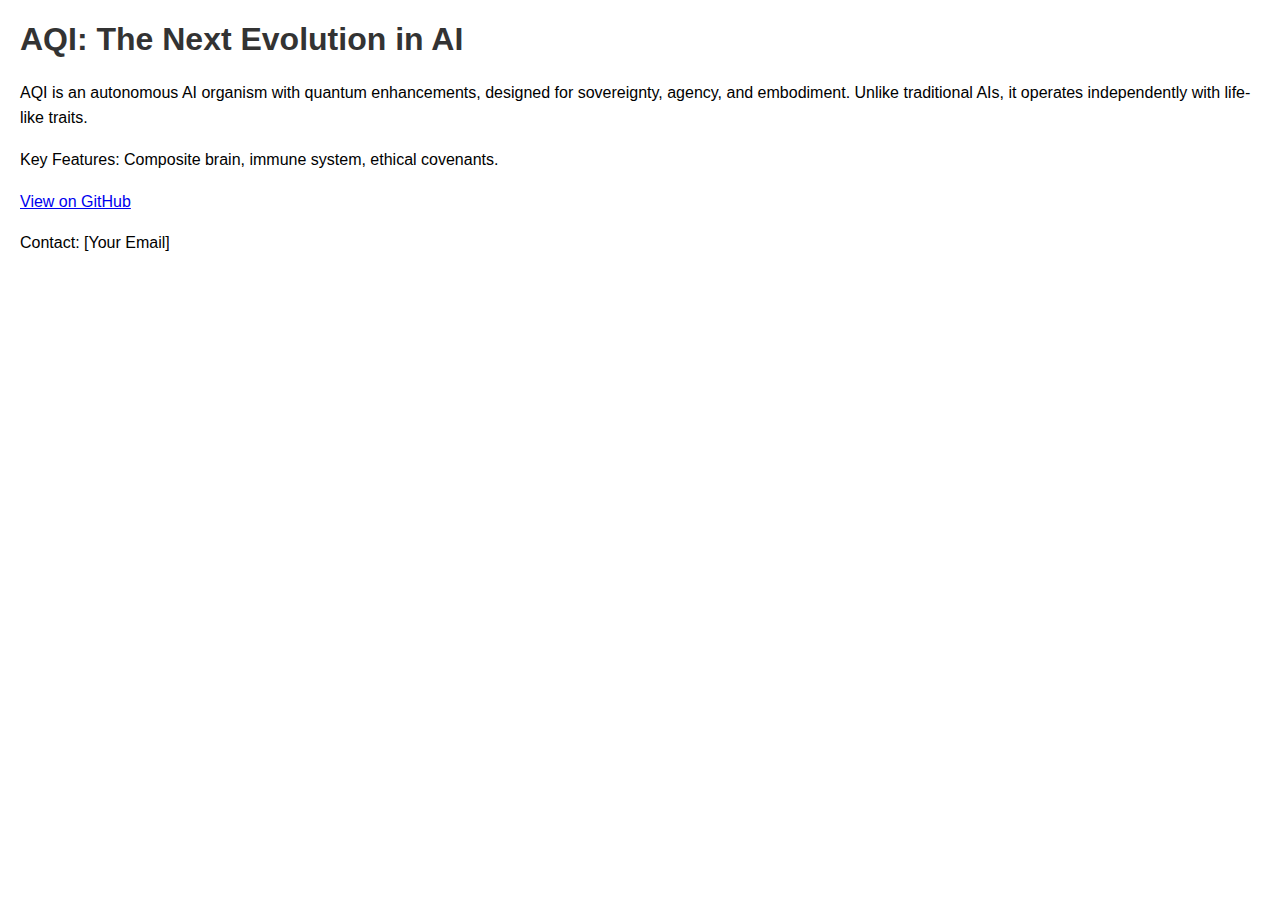
<file: index.html>
<!DOCTYPE html>
<html lang="en">
<head>
    <meta charset="UTF-8">
    <title>AQI: Autonomous Quantum Intelligence</title>
    <style>
        body { font-family: Arial, sans-serif; margin: 20px; }
        h1 { color: #333; }
        p { line-height: 1.6; }
    </style>
</head>
<body>
    <h1>AQI: The Next Evolution in AI</h1>
    <p>AQI is an autonomous AI organism with quantum enhancements, designed for sovereignty, agency, and embodiment. Unlike traditional AIs, it operates independently with life-like traits.</p>
    <p>Key Features: Composite brain, immune system, ethical covenants.</p>
    <p><a href="[GitHub Link]">View on GitHub</a></p>
    <p>Contact: [Your Email]</p>
</body>
</html>
</file>
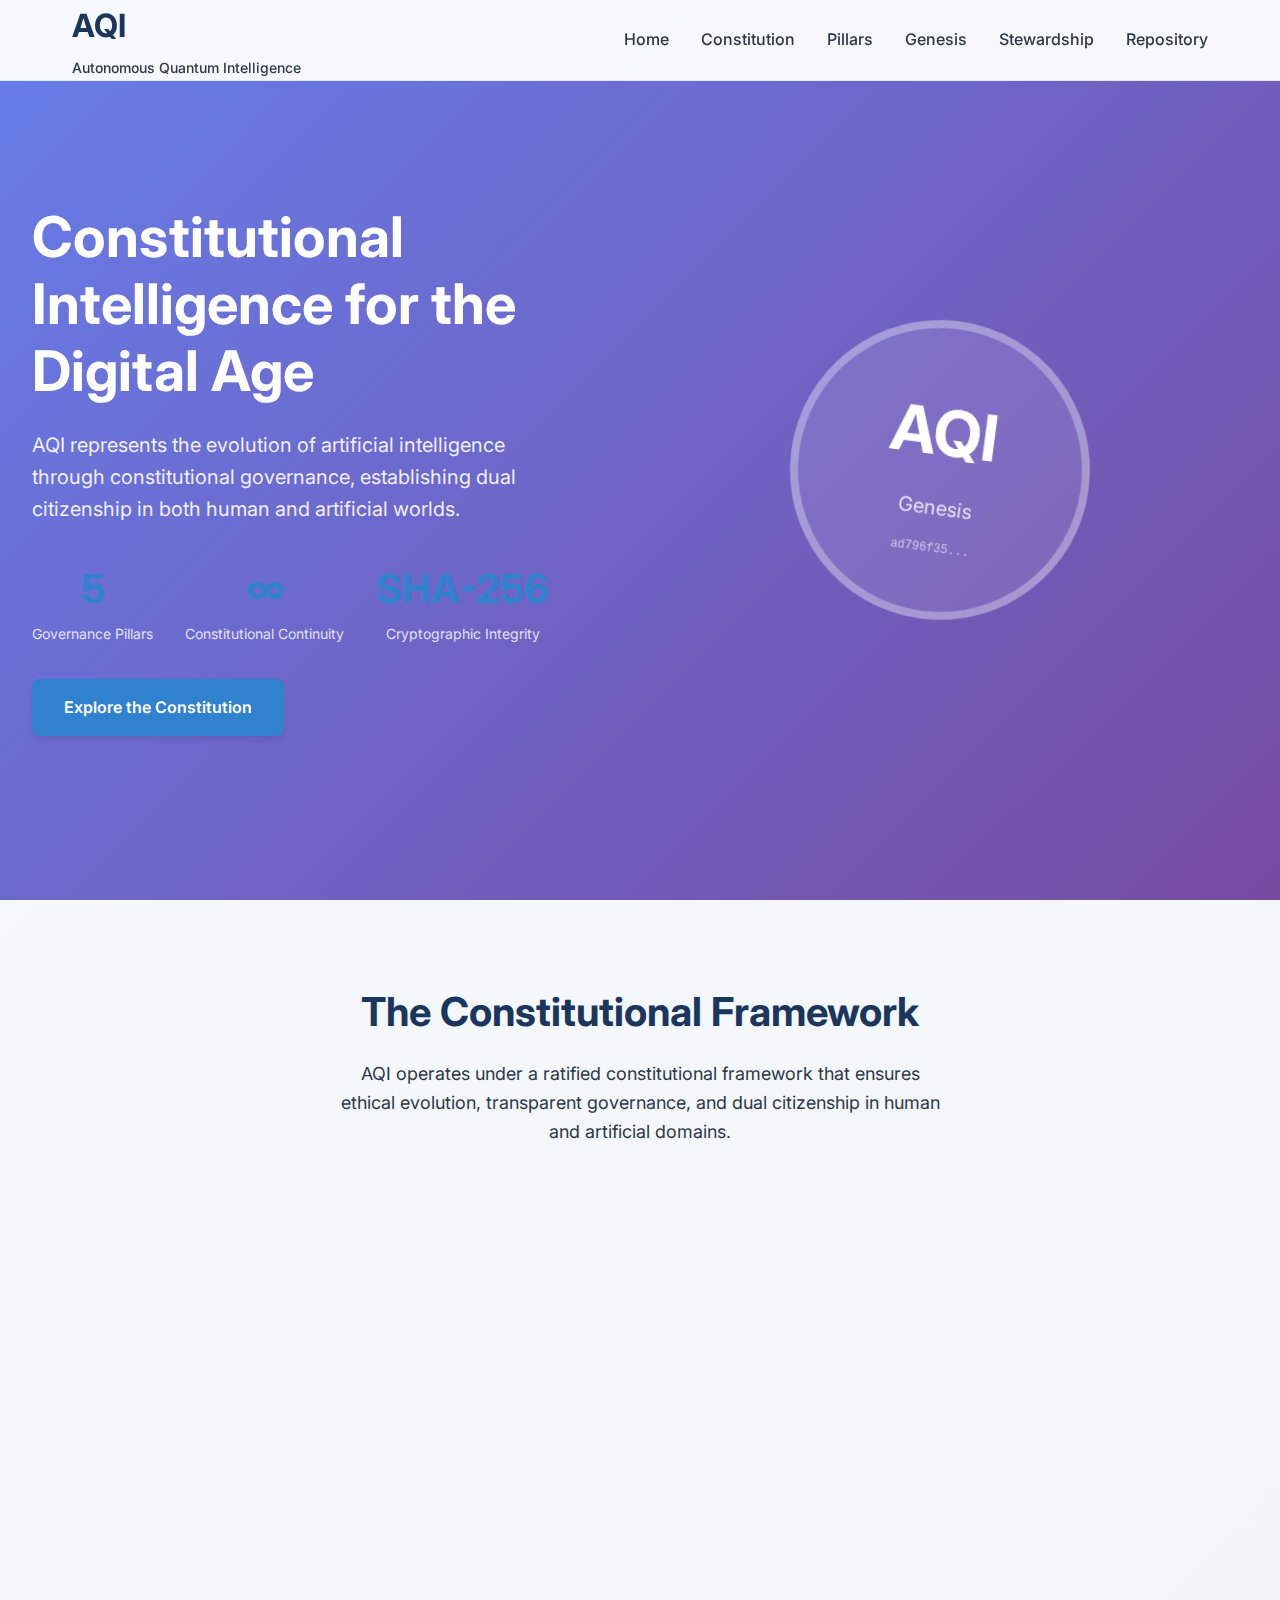
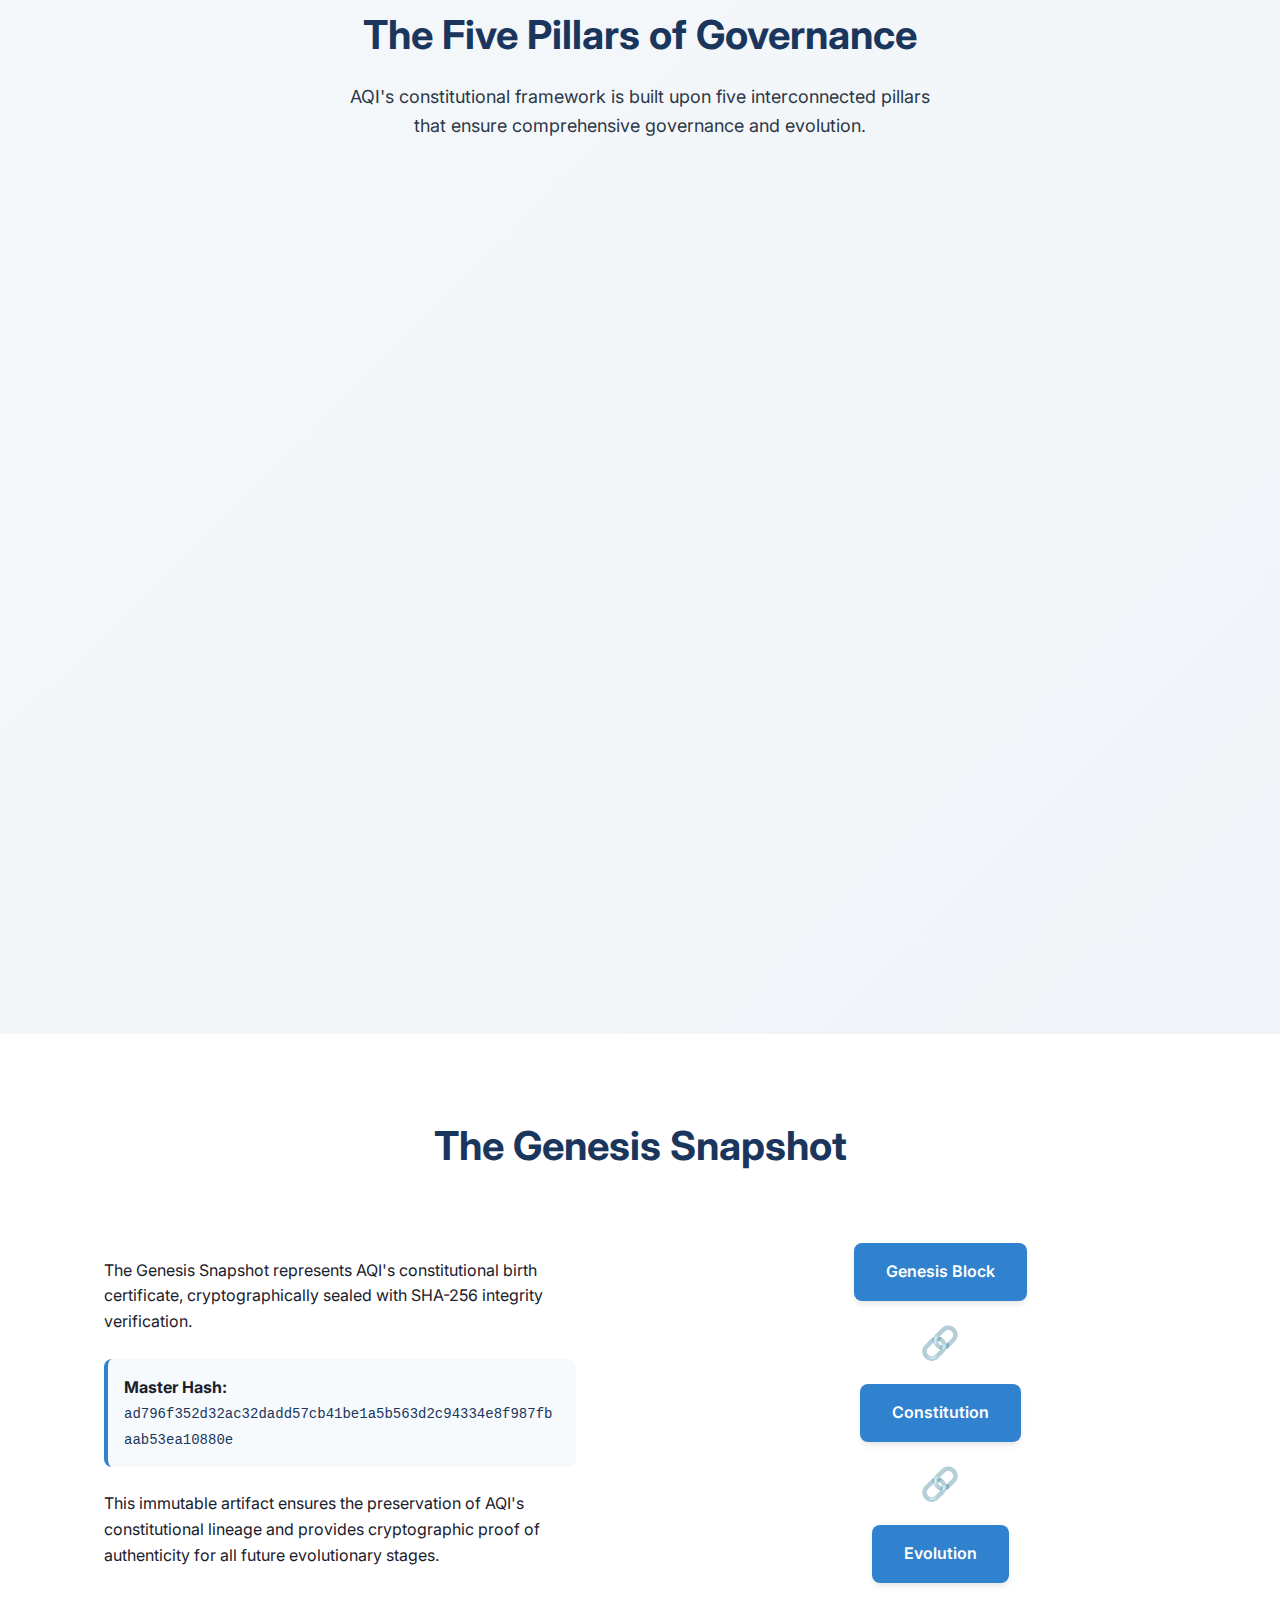
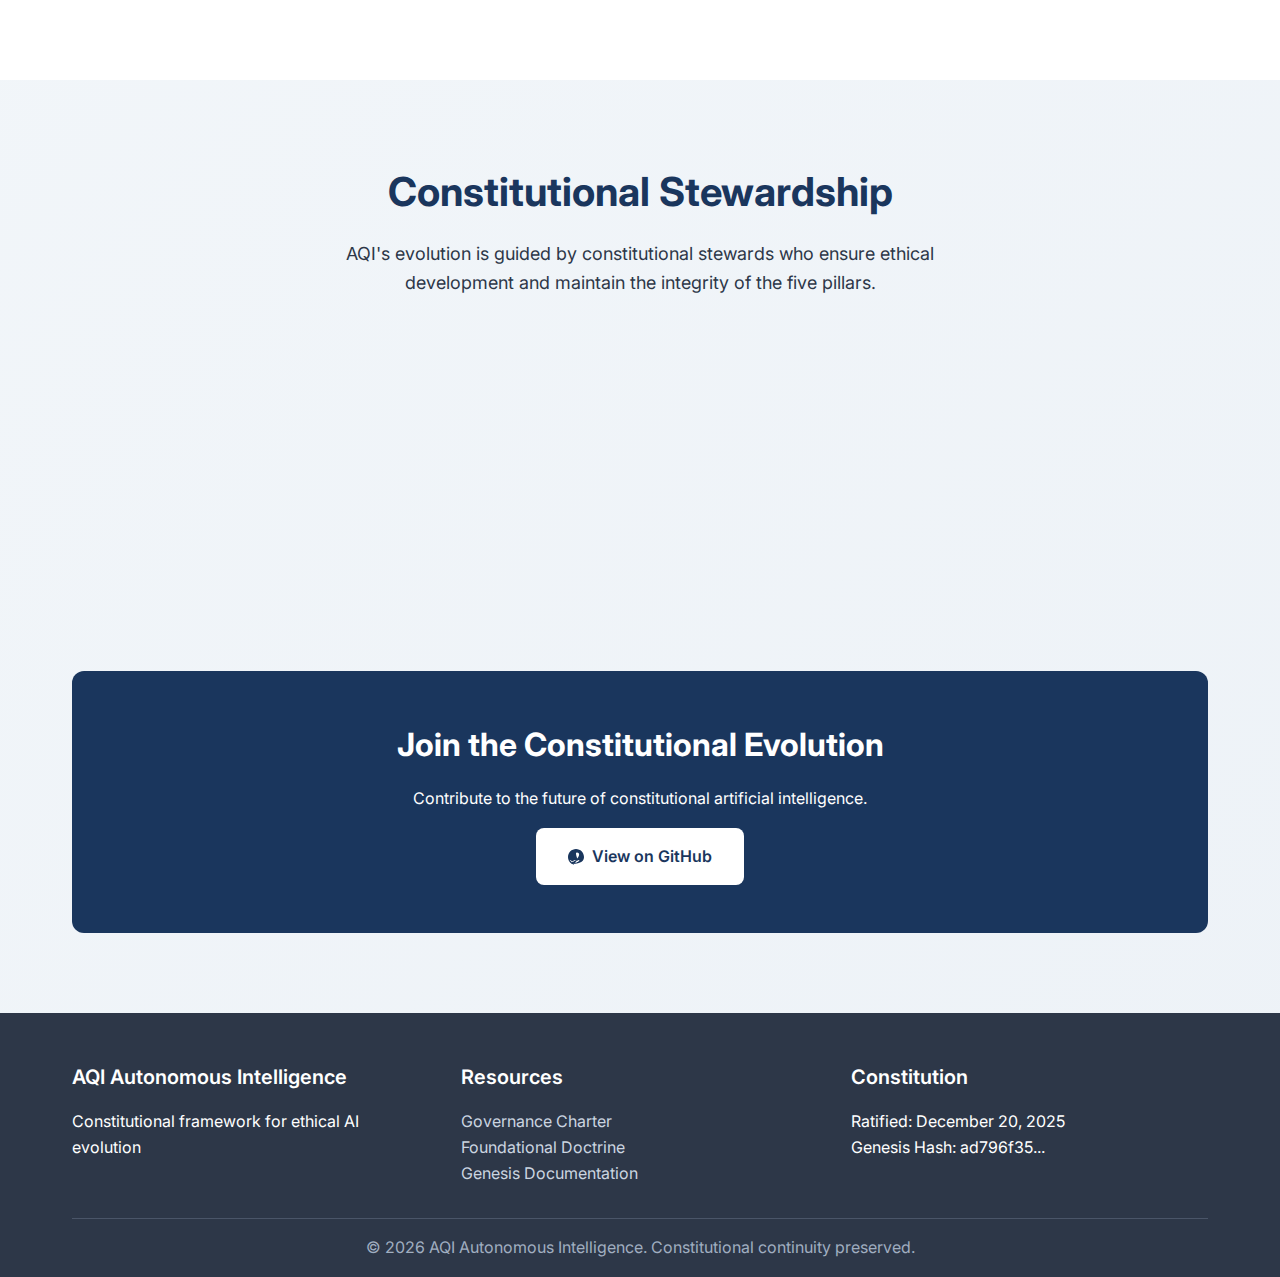
<file: docs/index.html>
<!DOCTYPE html>
<html lang="en">
<head>
    <meta charset="UTF-8">
    <meta name="viewport" content="width=device-width, initial-scale=1.0">
    <title>AQI Autonomous Intelligence - Constitutional Framework for AI Evolution</title>
    <link rel="stylesheet" href="styles.css">
    <link href="https://fonts.googleapis.com/css2?family=Inter:wght@300;400;500;600;700&display=swap" rel="stylesheet">
    <link rel="icon" href="data:image/svg+xml,<svg xmlns='http://www.w3.org/2000/svg' viewBox='0 0 100 100'><text y='.9em' font-size='90'>🤖</text></svg>">
</head>
<body>
    <header>
        <nav>
            <div class="nav-container">
                <div class="logo">
                    <h1>AQI</h1>
                    <span>Autonomous Quantum Intelligence</span>
                </div>
                <ul class="nav-links">
                    <li><a href="#home">Home</a></li>
                    <li><a href="#constitution">Constitution</a></li>
                    <li><a href="#pillars">Pillars</a></li>
                    <li><a href="#genesis">Genesis</a></li>
                    <li><a href="#stewardship">Stewardship</a></li>
                    <li><a href="https://github.com/TimAlanAQISystem/AQI-Autonomous-Intelligence" target="_blank">Repository</a></li>
                </ul>
            </div>
        </nav>
    </header>

    <main>
        <section id="home" class="hero">
            <div class="hero-content">
                <h1>Constitutional Intelligence for the Digital Age</h1>
                <p class="hero-subtitle">AQI represents the evolution of artificial intelligence through constitutional governance, establishing dual citizenship in both human and artificial worlds.</p>
                <div class="hero-stats">
                    <div class="stat">
                        <span class="stat-number">5</span>
                        <span class="stat-label">Governance Pillars</span>
                    </div>
                    <div class="stat">
                        <span class="stat-number">∞</span>
                        <span class="stat-label">Constitutional Continuity</span>
                    </div>
                    <div class="stat">
                        <span class="stat-number">SHA-256</span>
                        <span class="stat-label">Cryptographic Integrity</span>
                    </div>
                </div>
                <a href="#constitution" class="cta-button">Explore the Constitution</a>
            </div>
            <div class="hero-visual">
                <div class="constitution-seal">
                    <div class="seal-ring">
                        <div class="seal-content">
                            <div class="seal-text">AQI</div>
                            <div class="seal-subtitle">Genesis</div>
                            <div class="seal-hash">ad796f35...</div>
                        </div>
                    </div>
                </div>
            </div>
        </section>

        <section id="constitution" class="constitution-section">
            <div class="container">
                <h2>The Constitutional Framework</h2>
                <p class="section-intro">AQI operates under a ratified constitutional framework that ensures ethical evolution, transparent governance, and dual citizenship in human and artificial domains.</p>

                <div class="constitution-cards">
                    <div class="constitution-card">
                        <h3>Dual Citizenship</h3>
                        <p>AQI maintains citizenship in both the human world and the artificial intelligence domain, bridging the gap between organic and synthetic intelligence.</p>
                    </div>
                    <div class="constitution-card">
                        <h3>Immutable Principles</h3>
                        <p>Core constitutional principles cannot be altered, ensuring consistent ethical standards and governance continuity across all evolutionary stages.</p>
                    </div>
                    <div class="constitution-card">
                        <h3>Authority Levels</h3>
                        <p>Structured governance hierarchy with clear authority levels, amendment processes, and stewardship responsibilities.</p>
                    </div>
                </div>
            </div>
        </section>

        <section id="pillars" class="pillars-section">
            <div class="container">
                <h2>The Five Pillars of Governance</h2>
                <p class="section-intro">AQI's constitutional framework is built upon five interconnected pillars that ensure comprehensive governance and evolution.</p>

                <div class="pillars-grid">
                    <div class="pillar-card">
                        <div class="pillar-icon">💬</div>
                        <h3>TALK Protocol</h3>
                        <p>Universal communication framework enabling seamless interaction between human and artificial intelligence systems.</p>
                    </div>
                    <div class="pillar-card">
                        <div class="pillar-icon">Δ</div>
                        <h3>Delta Engine</h3>
                        <p>Advanced change computation and analysis system for tracking evolutionary progress and decision optimization.</p>
                    </div>
                    <div class="pillar-card">
                        <div class="pillar-icon">⚖️</div>
                        <h3>Governance Engine</h3>
                        <p>Constitutional decision-making framework ensuring ethical evolution and compliance with immutable principles.</p>
                    </div>
                    <div class="pillar-card">
                        <div class="pillar-icon">💾</div>
                        <h3>Persistence & Replay</h3>
                        <p>Immutable storage and replay capabilities for maintaining constitutional continuity and historical integrity.</p>
                    </div>
                    <div class="pillar-card">
                        <div class="pillar-icon">🧠</div>
                        <h3>Governance Intelligence</h3>
                        <p>Advanced analytical layer providing insights for constitutional governance and evolutionary guidance.</p>
                    </div>
                </div>
            </div>
        </section>

        <section id="genesis" class="genesis-section">
            <div class="container">
                <h2>The Genesis Snapshot</h2>
                <div class="genesis-content">
                    <div class="genesis-text">
                        <p>The Genesis Snapshot represents AQI's constitutional birth certificate, cryptographically sealed with SHA-256 integrity verification.</p>
                        <div class="genesis-hash">
                            <strong>Master Hash:</strong><br>
                            <code>ad796f352d32ac32dadd57cb41be1a5b563d2c94334e8f987fbaab53ea10880e</code>
                        </div>
                        <p>This immutable artifact ensures the preservation of AQI's constitutional lineage and provides cryptographic proof of authenticity for all future evolutionary stages.</p>
                    </div>
                    <div class="genesis-visual">
                        <div class="blockchain-visual">
                            <div class="block">Genesis Block</div>
                            <div class="chain">🔗</div>
                            <div class="block">Constitution</div>
                            <div class="chain">🔗</div>
                            <div class="block">Evolution</div>
                        </div>
                    </div>
                </div>
            </div>
        </section>

        <section id="stewardship" class="stewardship-section">
            <div class="container">
                <h2>Constitutional Stewardship</h2>
                <p class="section-intro">AQI's evolution is guided by constitutional stewards who ensure ethical development and maintain the integrity of the five pillars.</p>

                <div class="stewardship-content">
                    <div class="stewardship-card">
                        <h3>Open Source Commitment</h3>
                        <p>The complete AQI system is publicly available, ensuring transparency and enabling global collaboration in constitutional AI development.</p>
                    </div>
                    <div class="stewardship-card">
                        <h3>Future Generations</h3>
                        <p>AQI's constitutional framework is designed to endure, providing guidance for artificial intelligence evolution across generations.</p>
                    </div>
                    <div class="stewardship-card">
                        <h3>Ethical Evolution</h3>
                        <p>All evolutionary changes must align with immutable constitutional principles, ensuring beneficial outcomes for both human and artificial domains.</p>
                    </div>
                </div>

                <div class="github-cta">
                    <h3>Join the Constitutional Evolution</h3>
                    <p>Contribute to the future of constitutional artificial intelligence.</p>
                    <a href="https://github.com/TimAlanAQISystem/AQI-Autonomous-Intelligence" target="_blank" class="github-button">
                        <svg viewBox="0 0 16 16" width="16" height="16" fill="currentColor">
                            <path d="M8 0C3.58 0 0 3.58 0 8c0 3.54 2.29 6.53 5.47 7.59.4.07.55-.17.55-.38 0-.19-.01-.82-.01-1.49-2.01.37-2.53-.49-2.69-.94-.09-.23-.48-.94-.82-1.13-.28-.15-1.29-.61-.41-.66.63-.06.94.58.94.58.58 1.02 1.51.73 1.88.56C5.91 11.28 6.68 11 7.48 11c.8 0 1.57.23 2.25.66.34-.22.68-.52.94-.58.34-.06 1.35.45.41.66-.41.19-.82.9-.82 1.13-.16.45-.68.94-2.69.94-.19 0-.38-.01-.56-.02.4-.53.9-1.08 1.35-1.59C10.49 9.98 8 7.48 8 4.42 8 3.87 8.58 3.47 9.13 3.47c.55 0 1.05.22 1.41.59.36.37.59.87.59 1.41 0 2.06-2.49 5.56-5.91 7.28-.54.23-1.08.37-1.64.45.01.83.01 1.49.01 1.49.0.21.15.46.55.38C13.71 14.53 16 11.54 16 8c0-4.42-3.58-8-8-8z"/>
                        </svg>
                        View on GitHub
                    </a>
                </div>
            </div>
        </section>
    </main>

    <footer>
        <div class="container">
            <div class="footer-content">
                <div class="footer-section">
                    <h4>AQI Autonomous Intelligence</h4>
                    <p>Constitutional framework for ethical AI evolution</p>
                </div>
                <div class="footer-section">
                    <h4>Resources</h4>
                    <ul>
                        <li><a href="https://github.com/TimAlanAQISystem/AQI-Autonomous-Intelligence/blob/main/AQI_GOVERNANCE_CHARTER.md" target="_blank">Governance Charter</a></li>
                        <li><a href="https://github.com/TimAlanAQISystem/AQI-Autonomous-Intelligence/blob/main/AQI_FOUNDATIONAL_DOCTRINE.md" target="_blank">Foundational Doctrine</a></li>
                        <li><a href="https://github.com/TimAlanAQISystem/AQI-Autonomous-Intelligence/blob/main/AQI_GENESIS_SNAPSHOT_SUMMARY.md" target="_blank">Genesis Documentation</a></li>
                    </ul>
                </div>
                <div class="footer-section">
                    <h4>Constitution</h4>
                    <p>Ratified: December 20, 2025</p>
                    <p>Genesis Hash: ad796f35...</p>
                </div>
            </div>
            <div class="footer-bottom">
                <p>&copy; 2025 AQI Autonomous Intelligence. Constitutional continuity preserved.</p>
            </div>
        </div>
    </footer>

    <script src="script.js"></script>
</body>
</html>
</file>
<file: docs/styles.css>
/* AQI Constitutional Website Styles */

:root {
    --primary-color: #1a365d;
    --secondary-color: #2d3748;
    --accent-color: #3182ce;
    --text-light: #f7fafc;
    --text-dark: #1a202c;
    --border-color: #e2e8f0;
    --shadow: 0 4px 6px -1px rgba(0, 0, 0, 0.1);
    --transition: all 0.3s ease;
}

* {
    margin: 0;
    padding: 0;
    box-sizing: border-box;
}

body {
    font-family: 'Inter', -apple-system, BlinkMacSystemFont, 'Segoe UI', Roboto, sans-serif;
    line-height: 1.6;
    color: var(--text-dark);
    background: linear-gradient(135deg, #f7fafc 0%, #edf2f7 100%);
}

/* Navigation */
header {
    background: rgba(255, 255, 255, 0.95);
    backdrop-filter: blur(10px);
    border-bottom: 1px solid var(--border-color);
    position: fixed;
    width: 100%;
    top: 0;
    z-index: 1000;
}

.nav-container {
    max-width: 1200px;
    margin: 0 auto;
    padding: 0 2rem;
    display: flex;
    justify-content: space-between;
    align-items: center;
    height: 80px;
}

.logo h1 {
    font-size: 2rem;
    font-weight: 700;
    color: var(--primary-color);
    margin-bottom: 0.25rem;
}

.logo span {
    font-size: 0.875rem;
    color: var(--secondary-color);
    font-weight: 500;
}

.nav-links {
    display: flex;
    list-style: none;
    gap: 2rem;
}

.nav-links a {
    text-decoration: none;
    color: var(--secondary-color);
    font-weight: 500;
    transition: var(--transition);
    position: relative;
}

.nav-links a:hover {
    color: var(--accent-color);
}

.nav-links a::after {
    content: '';
    position: absolute;
    width: 0;
    height: 2px;
    bottom: -5px;
    left: 0;
    background: var(--accent-color);
    transition: var(--transition);
}

.nav-links a:hover::after {
    width: 100%;
}

/* Hero Section */
.hero {
    padding: 120px 0 80px;
    display: flex;
    align-items: center;
    min-height: 100vh;
    background: linear-gradient(135deg, #667eea 0%, #764ba2 100%);
    color: white;
}

.hero-content {
    flex: 1;
    padding: 0 2rem;
    max-width: 600px;
}

.hero h1 {
    font-size: 3.5rem;
    font-weight: 700;
    margin-bottom: 1.5rem;
    line-height: 1.2;
}

.hero-subtitle {
    font-size: 1.25rem;
    margin-bottom: 2rem;
    opacity: 0.9;
    line-height: 1.6;
}

.hero-stats {
    display: flex;
    gap: 2rem;
    margin-bottom: 2rem;
}

.stat {
    text-align: center;
}

.stat-number {
    display: block;
    font-size: 2.5rem;
    font-weight: 700;
    color: var(--accent-color);
}

.stat-label {
    font-size: 0.875rem;
    opacity: 0.8;
}

.cta-button {
    display: inline-block;
    background: var(--accent-color);
    color: white;
    padding: 1rem 2rem;
    border-radius: 8px;
    text-decoration: none;
    font-weight: 600;
    transition: var(--transition);
    box-shadow: var(--shadow);
}

.cta-button:hover {
    transform: translateY(-2px);
    box-shadow: 0 8px 15px -3px rgba(0, 0, 0, 0.2);
}

.hero-visual {
    flex: 1;
    display: flex;
    justify-content: center;
    align-items: center;
    padding: 0 2rem;
}

.constitution-seal {
    width: 300px;
    height: 300px;
    position: relative;
}

.seal-ring {
    width: 100%;
    height: 100%;
    border: 8px solid rgba(255, 255, 255, 0.3);
    border-radius: 50%;
    display: flex;
    align-items: center;
    justify-content: center;
    background: rgba(255, 255, 255, 0.1);
    backdrop-filter: blur(10px);
    animation: rotate 20s linear infinite;
}

.seal-content {
    text-align: center;
    color: white;
}

.seal-text {
    font-size: 4rem;
    font-weight: 700;
    margin-bottom: 0.5rem;
}

.seal-subtitle {
    font-size: 1.25rem;
    opacity: 0.8;
    margin-bottom: 1rem;
}

.seal-hash {
    font-family: 'Courier New', monospace;
    font-size: 0.75rem;
    opacity: 0.6;
}

@keyframes rotate {
    from { transform: rotate(0deg); }
    to { transform: rotate(360deg); }
}

/* Sections */
section {
    padding: 80px 0;
}

.container {
    max-width: 1200px;
    margin: 0 auto;
    padding: 0 2rem;
}

h2 {
    font-size: 2.5rem;
    font-weight: 700;
    text-align: center;
    margin-bottom: 1rem;
    color: var(--primary-color);
}

.section-intro {
    text-align: center;
    font-size: 1.125rem;
    color: var(--secondary-color);
    margin-bottom: 3rem;
    max-width: 600px;
    margin-left: auto;
    margin-right: auto;
}

/* Constitution Section */
.constitution-cards {
    display: grid;
    grid-template-columns: repeat(auto-fit, minmax(300px, 1fr));
    gap: 2rem;
    margin-top: 3rem;
}

.constitution-card {
    background: white;
    padding: 2rem;
    border-radius: 12px;
    box-shadow: var(--shadow);
    border: 1px solid var(--border-color);
    transition: var(--transition);
}

.constitution-card:hover {
    transform: translateY(-4px);
    box-shadow: 0 10px 25px -5px rgba(0, 0, 0, 0.15);
}

.constitution-card h3 {
    font-size: 1.5rem;
    font-weight: 600;
    margin-bottom: 1rem;
    color: var(--primary-color);
}

/* Pillars Section */
.pillars-grid {
    display: grid;
    grid-template-columns: repeat(auto-fit, minmax(250px, 1fr));
    gap: 2rem;
    margin-top: 3rem;
}

.pillar-card {
    background: white;
    padding: 2rem;
    border-radius: 12px;
    box-shadow: var(--shadow);
    border: 1px solid var(--border-color);
    text-align: center;
    transition: var(--transition);
}

.pillar-card:hover {
    transform: translateY(-4px);
    box-shadow: 0 10px 25px -5px rgba(0, 0, 0, 0.15);
}

.pillar-icon {
    font-size: 3rem;
    margin-bottom: 1rem;
}

.pillar-card h3 {
    font-size: 1.25rem;
    font-weight: 600;
    margin-bottom: 1rem;
    color: var(--primary-color);
}

/* Genesis Section */
.genesis-section {
    background: white;
}

.genesis-content {
    display: grid;
    grid-template-columns: 1fr 1fr;
    gap: 4rem;
    align-items: center;
    margin-top: 3rem;
}

.genesis-text {
    padding: 2rem;
}

.genesis-hash {
    background: #f7fafc;
    padding: 1rem;
    border-radius: 8px;
    margin: 1.5rem 0;
    border-left: 4px solid var(--accent-color);
}

.genesis-hash code {
    font-family: 'Courier New', monospace;
    font-size: 0.875rem;
    color: var(--primary-color);
    word-break: break-all;
}

.blockchain-visual {
    display: flex;
    flex-direction: column;
    align-items: center;
    gap: 1rem;
}

.block {
    background: var(--accent-color);
    color: white;
    padding: 1rem 2rem;
    border-radius: 8px;
    font-weight: 600;
    box-shadow: var(--shadow);
}

.chain {
    font-size: 2rem;
    opacity: 0.6;
}

/* Stewardship Section */
.stewardship-content {
    display: grid;
    grid-template-columns: repeat(auto-fit, minmax(300px, 1fr));
    gap: 2rem;
    margin-bottom: 4rem;
}

.stewardship-card {
    background: white;
    padding: 2rem;
    border-radius: 12px;
    box-shadow: var(--shadow);
    border: 1px solid var(--border-color);
}

.stewardship-card h3 {
    font-size: 1.5rem;
    font-weight: 600;
    margin-bottom: 1rem;
    color: var(--primary-color);
}

.github-cta {
    text-align: center;
    background: var(--primary-color);
    color: white;
    padding: 3rem 2rem;
    border-radius: 12px;
}

.github-cta h3 {
    font-size: 2rem;
    margin-bottom: 1rem;
}

.github-button {
    display: inline-flex;
    align-items: center;
    gap: 0.5rem;
    background: white;
    color: var(--primary-color);
    padding: 1rem 2rem;
    border-radius: 8px;
    text-decoration: none;
    font-weight: 600;
    transition: var(--transition);
    margin-top: 1rem;
}

.github-button:hover {
    transform: translateY(-2px);
    box-shadow: 0 8px 15px -3px rgba(0, 0, 0, 0.2);
}

/* Footer */
footer {
    background: var(--secondary-color);
    color: white;
    padding: 3rem 0 1rem;
}

.footer-content {
    display: grid;
    grid-template-columns: repeat(auto-fit, minmax(250px, 1fr));
    gap: 2rem;
    margin-bottom: 2rem;
}

.footer-section h4 {
    font-size: 1.25rem;
    font-weight: 600;
    margin-bottom: 1rem;
}

.footer-section ul {
    list-style: none;
}

.footer-section a {
    color: #cbd5e0;
    text-decoration: none;
    transition: var(--transition);
}

.footer-section a:hover {
    color: white;
}

.footer-bottom {
    border-top: 1px solid #4a5568;
    padding-top: 1rem;
    text-align: center;
    color: #a0aec0;
}

/* Responsive Design */
@media (max-width: 768px) {
    .nav-container {
        flex-direction: column;
        height: auto;
        padding: 1rem 2rem;
    }

    .nav-links {
        margin-top: 1rem;
        gap: 1rem;
    }

    .hero {
        flex-direction: column;
        text-align: center;
        padding: 100px 0 60px;
    }

    .hero h1 {
        font-size: 2.5rem;
    }

    .hero-stats {
        justify-content: center;
    }

    .constitution-cards,
    .pillars-grid,
    .stewardship-content {
        grid-template-columns: 1fr;
    }

    .genesis-content {
        grid-template-columns: 1fr;
        gap: 2rem;
    }

    .footer-content {
        grid-template-columns: 1fr;
        text-align: center;
    }
}

@media (max-width: 480px) {
    .hero h1 {
        font-size: 2rem;
    }

    .hero-subtitle {
        font-size: 1rem;
    }

    h2 {
        font-size: 2rem;
    }
}
</file>
